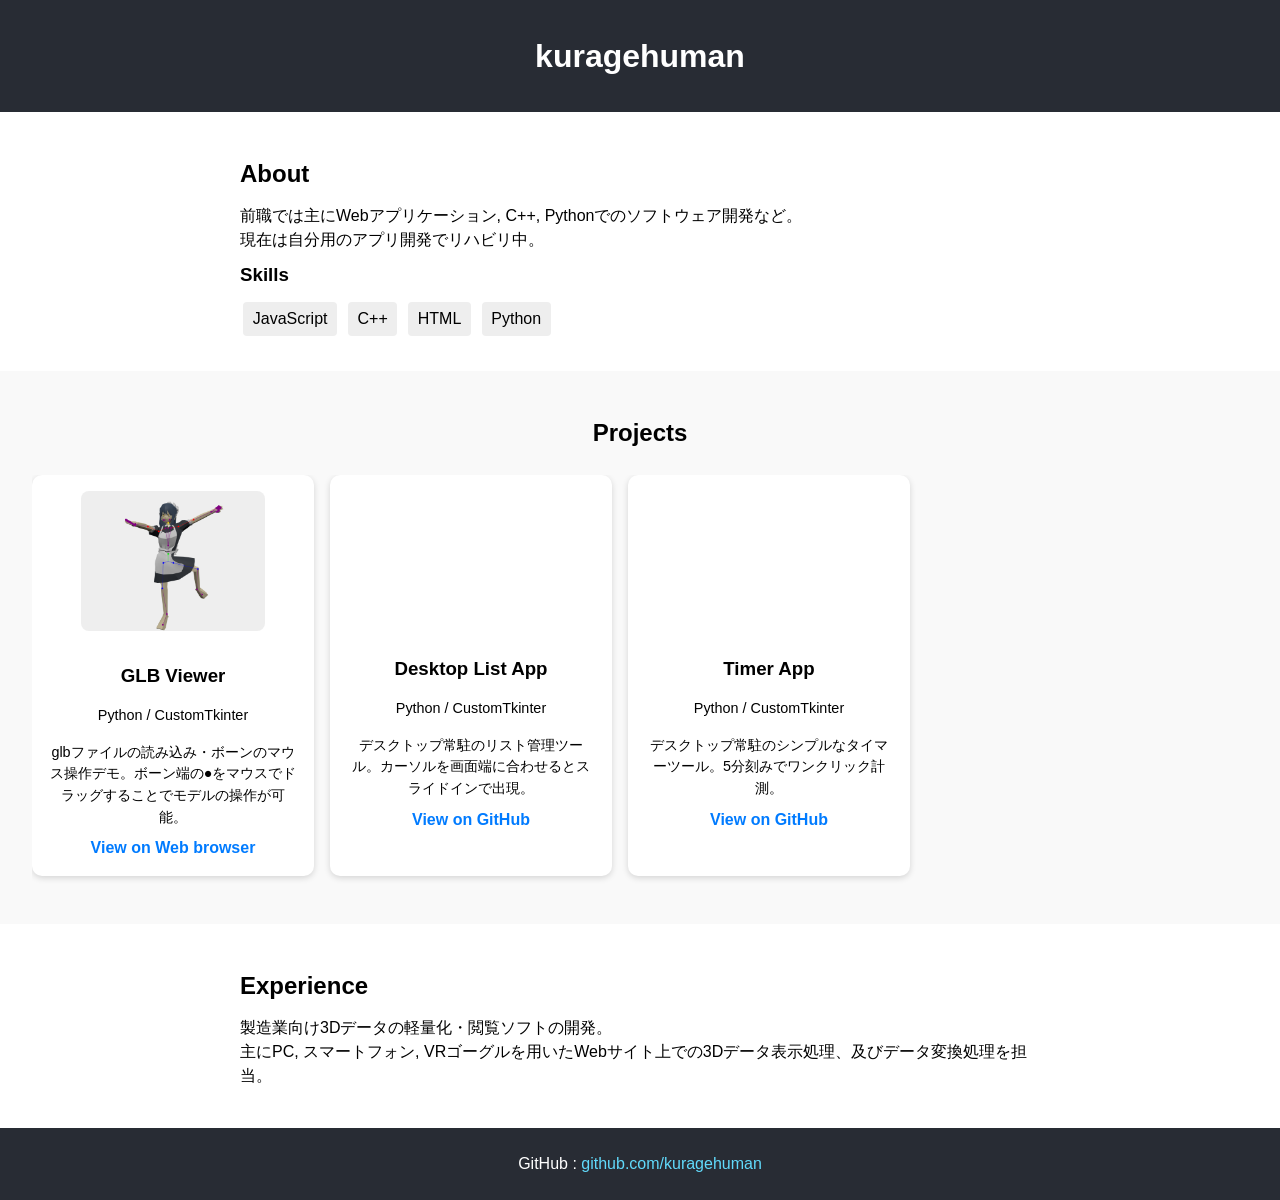
<file: index.html>
<!DOCTYPE html>
<html lang="en">
<head>
<meta charset="UTF-8">
<meta name="viewport" content="width=device-width, initial-scale=1.0">
<title>kuragehuman | Portfolio</title>
<link rel="stylesheet" href="style.css">
</head>

<body>

<header>
    <h1>kuragehuman</h1>
</header>

<section class="about">
    <h2>About</h2>
    <p>前職では主にWebアプリケーション, C++, Pythonでのソフトウェア開発など。<br>
       現在は自分用のアプリ開発でリハビリ中。</p>

    <h3>Skills</h3>
    <div class="skills">
        <span>JavaScript</span>
        <span>C++</span>
        <span>HTML</span>
        <span>Python</span>
    </div>
</section>

<section class="projects">
    <h2>Projects</h2>

    <div class="project-grid">

        <div class="project-card">
            <a href="glbViewer.html">
            <img class="project-thumb" src="images/glbviewer.png" alt="3Dボーン操作デモ">
            </a>
            <h3>GLB Viewer</h3>
            <p class="tech">Python / CustomTkinter</p>
            <p>glbファイルの読み込み・ボーンのマウス操作デモ。ボーン端の●をマウスでドラッグすることでモデルの操作が可能。</p>
            <a href="./glbViewer.html" target="_blank">View on Web browser</a>
        </div>

        <div class="project-card">
            <div class="project-thumb"></div>
            <h3>Desktop List App</h3>
            <p class="tech">Python / CustomTkinter</p>
            <p>デスクトップ常駐のリスト管理ツール。カーソルを画面端に合わせるとスライドインで出現。</p>
            <a href="https://github.com/kuragehuman/custom-desktop-list" target="_blank">View on GitHub</a>
        </div>

        <div class="project-card">
            <div class="project-thumb"></div>
            <h3>Timer App</h3>
            <p class="tech">Python / CustomTkinter</p>
            <p>デスクトップ常駐のシンプルなタイマーツール。5分刻みでワンクリック計測。</p>
            <a href="https://github.com/kuragehuman/custom-desktop-timer" target="_blank">View on GitHub</a>
        </div>

    </div>
</section>

<section class="experience">
    <h2>Experience</h2>
    <p>製造業向け3Dデータの軽量化・閲覧ソフトの開発。<br>
       主にPC, スマートフォン, VRゴーグルを用いたWebサイト上での3Dデータ表示処理、及びデータ変換処理を担当。</p>
</section>

<footer>
    <p>GitHub : <a href="https://github.com/kuragehuman" target="_blank">github.com/kuragehuman</a></p>
</footer>

</body>
</html>
</file>
<file: style.css>
/* 基本リセット */
body {
    margin: 0;
    font-family: sans-serif;
    line-height: 1.5;
}
h1,h2,h3 { margin: 0.5em 0; }
p { margin: 0.5em 0; }

/* header */
header {
    text-align: center;
    padding: 1rem;
    background-color: #282c34;
    color: white;
}
header h1 { font-size: 2rem; }

/* About */
.about {
    padding: 2rem;
    max-width: 800px;
    margin: auto;
}
.skills span {
    display: inline-block;
    background-color: #eee;
    margin: 0.2rem;
    padding: 0.3rem 0.6rem;
    border-radius: 4px;
}

/* Projects */
.projects {
    padding: 2rem;
    background-color: #f9f9f9;
}
.projects h2 {
    text-align: center;
    margin-bottom: 1.5rem;
}

/* プロジェクトカードのグリッド／横スクロール */
.project-grid {
    display: flex;
    flex-wrap: nowrap; /* 折り返さず一行に */
    gap: 1rem;
    overflow-x: auto;  /* 横スクロール可能に */
    padding-bottom: 1rem; /* スクロールバー分の余白 */
    -webkit-overflow-scrolling: touch; /* スマホでスムーズスクロール */
}

.project-card {
    background-color: white;
    border-radius: 10px;
    box-shadow: 0 2px 6px rgba(0,0,0,0.15);
    width: 250px;
    min-width: 250px; /* 横スクロール用に固定幅 */
    padding: 1rem;
    display: flex;
    flex-direction: column;
    align-items: center;
    transition: transform 0.2s ease;
    flex: 0 0 auto; /* 幅固定で縮まないように */
}

.project-card:hover {
    transform: translateY(-5px);
}

.project-thumb {
    width: 100%;
    height: 140px;
    object-fit: cover;
    border-radius: 8px;
    margin-bottom: 1rem;
}

.project-card h3 {
    margin: 0.5rem 0;
    text-align: center;
}
.project-card p {
    font-size: 0.9rem;
    text-align: center;
    margin-bottom: 0.5rem;
}
.project-card a {
    text-decoration: none;
    color: #007bff;
    font-weight: bold;
}

/* Experience */
.experience {
    padding: 2rem;
    max-width: 800px;
    margin: auto;
}

/* Footer */
footer {
    padding: 1rem;
    text-align: center;
    background-color: #282c34;
    color: white;
}
footer a {
    color: #61dafb;
    text-decoration: none;
}
</file>
